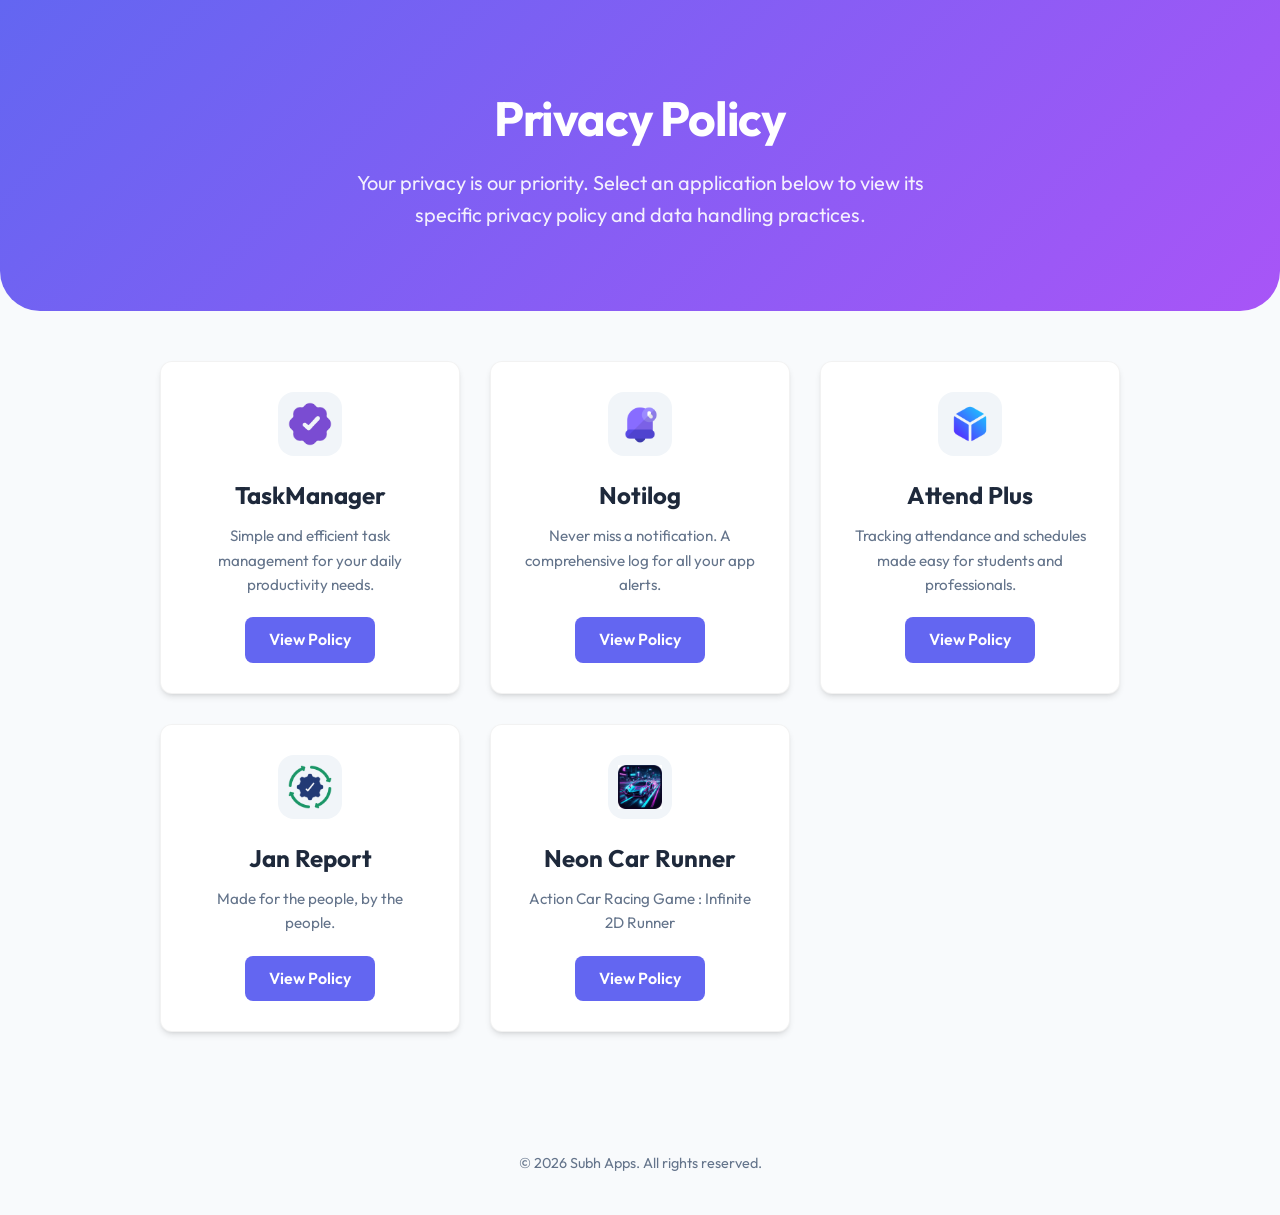
<file: index.html>
<!DOCTYPE html>
<html lang="en">
<head>
    <meta charset="UTF-8">
    <meta name="viewport" content="width=device-width, initial-scale=1.0">
    <title>Privacy Policy - Official App Policies</title>
    <meta name="description" content="View the privacy policies for all our official applications including TaskManager, Notilog, and Attend Plus.">
    <link rel="stylesheet" href="style.css">
</head>
<body>

    <header class="hero">
        <div class="container">
            <h1>Privacy Policy</h1>
            <p>Your privacy is our priority. Select an application below to view its specific privacy policy and data handling practices.</p>
        </div>
    </header>

    <main class="container">
        <div class="app-grid">
            <!-- TaskManager -->
            <a href="taskmanager.html" class="app-card">
                <div class="app-icon image-icon">
                    <img src="assets/taskmanager.png" alt="TaskManager Icon">
                </div>
                <h2>TaskManager</h2>
                <p>Simple and efficient task management for your daily productivity needs.</p>
                <span class="btn">View Policy</span>
            </a>

            <!-- Notilog -->
            <a href="notilog.html" class="app-card">
                <div class="app-icon image-icon">
                    <img src="assets/notilog.png" alt="Notilog Icon">
                </div>
                <h2>Notilog</h2>
                <p>Never miss a notification. A comprehensive log for all your app alerts.</p>
                <span class="btn">View Policy</span>
            </a>

            <!-- Attend Plus -->
            <a href="attendplus.html" class="app-card">
                <div class="app-icon image-icon">
                    <img src="assets/attendplus.png" alt="Attend Plus Icon">
                </div>
                <h2>Attend Plus</h2>
                <p>Tracking attendance and schedules made easy for students and professionals.</p>
                <span class="btn">View Policy</span>
            </a>

            <!-- Jan Report -->
            <a href="janreport.html" class="app-card">
                <div class="app-icon image-icon">
                    <img src="assets/janreport.png" alt= "Jan Report Icon">
                </div>
                <h2>Jan Report</h2>
                <p>Made for the people, by the people.</p>
                <span class="btn">View Policy</span>
            </a>

            <!-- Neon Car Runner -->
            <a href="neoncarrunner.html" class="app-card">
                <div class="app-icon image-icon">
                    <img src="assets/neoncarrunner.png" alt= "Neon Car Runner Icon">
                </div>
                <h2>Neon Car Runner</h2>
                <p>Action Car Racing Game : Infinite 2D Runner</p>
                <span class="btn">View Policy</span>
            </a>
        </div>
    </main>

    <footer>
        <div class="container">
            <p>&copy; 2026 Subh Apps. All rights reserved.</p>
        </div>
    </footer>

</body>
</html>
</file>
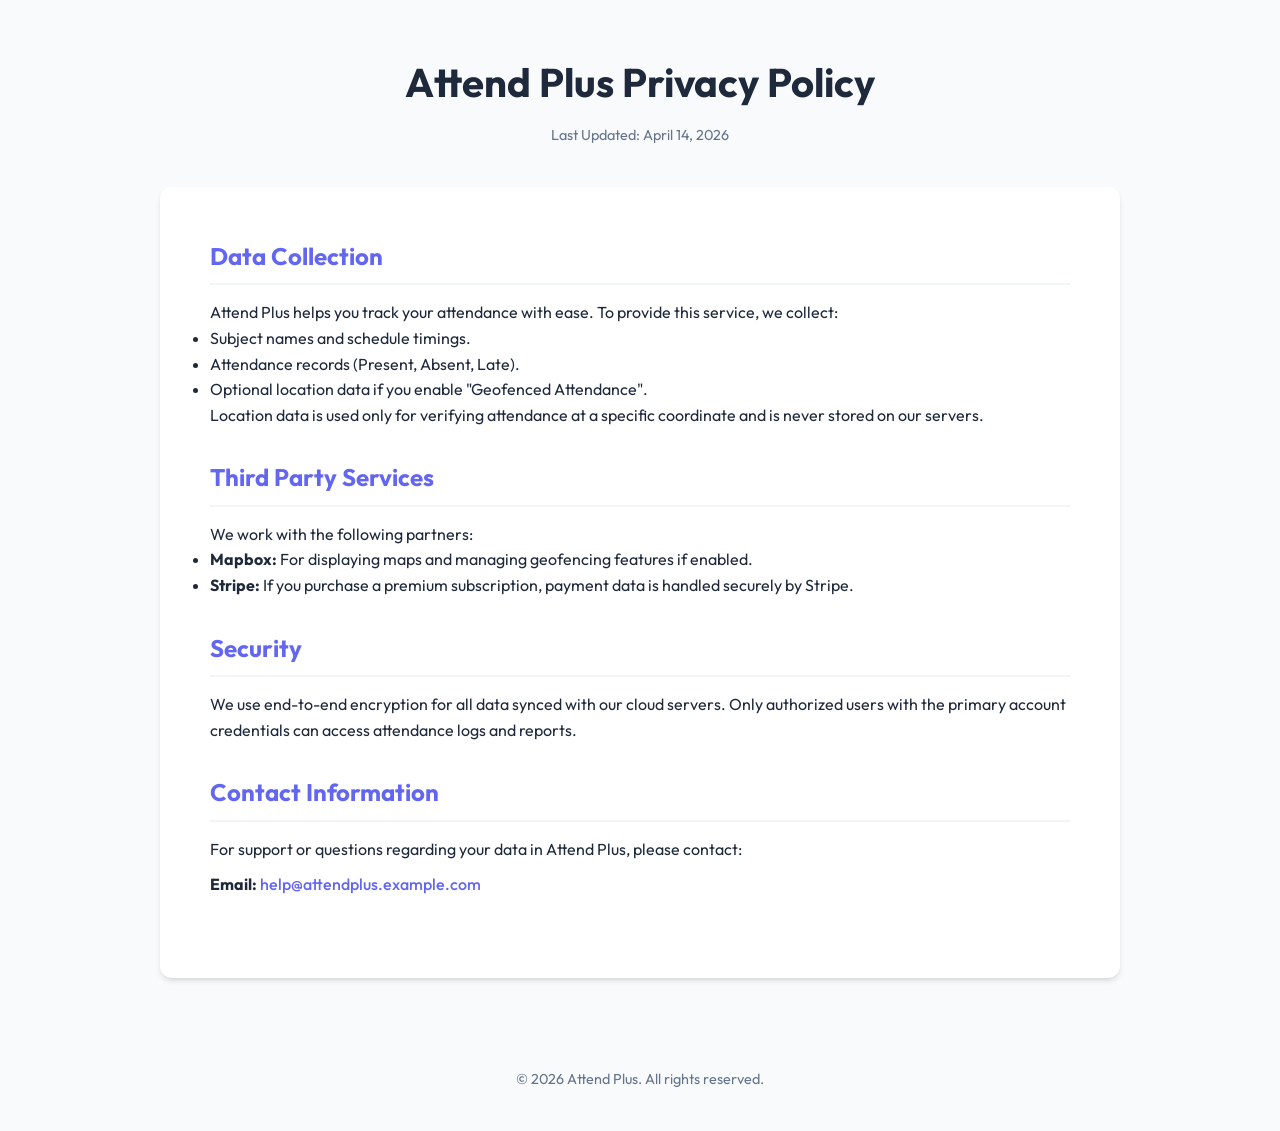
<file: attendplus.html>
<!DOCTYPE html>
<html lang="en">
<head>
    <meta charset="UTF-8">
    <meta name="viewport" content="width=device-width, initial-scale=1.0">
    <title>Privacy Policy - Attend Plus</title>
    <link rel="stylesheet" href="style.css">
</head>
<body>

    <main class="container" style="padding-top: 50px;">

        <div class="policy-header">
            <h1>Attend Plus Privacy Policy</h1>
            <p class="last-updated">Last Updated: April 14, 2026</p>
        </div>

        <div class="content-box">
            <section class="policy-section">
                <h2>Data Collection</h2>
                <p>Attend Plus helps you track your attendance with ease. To provide this service, we collect:</p>
                <ul>
                    <li>Subject names and schedule timings.</li>
                    <li>Attendance records (Present, Absent, Late).</li>
                    <li>Optional location data if you enable "Geofenced Attendance".</li>
                </ul>
                <p>Location data is used only for verifying attendance at a specific coordinate and is never stored on our servers.</p>
            </section>

            <section class="policy-section">
                <h2>Third Party Services</h2>
                <p>We work with the following partners:</p>
                <ul>
                    <li><strong>Mapbox:</strong> For displaying maps and managing geofencing features if enabled.</li>
                    <li><strong>Stripe:</strong> If you purchase a premium subscription, payment data is handled securely by Stripe.</li>
                </ul>
            </section>

            <section class="policy-section">
                <h2>Security</h2>
                <p>We use end-to-end encryption for all data synced with our cloud servers. Only authorized users with the primary account credentials can access attendance logs and reports.</p>
            </section>

            <section class="policy-section">
                <h2>Contact Information</h2>
                <p>For support or questions regarding your data in Attend Plus, please contact:</p>
                <p style="margin-top: 10px;"><strong>Email:</strong> <a href="mailto:help@attendplus.example.com">help@attendplus.example.com</a></p>
            </section>
        </div>
    </main>

    <footer>
        <div class="container">
            <p>&copy; 2026 Attend Plus. All rights reserved.</p>
        </div>
    </footer>

</body>
</html>
</file>
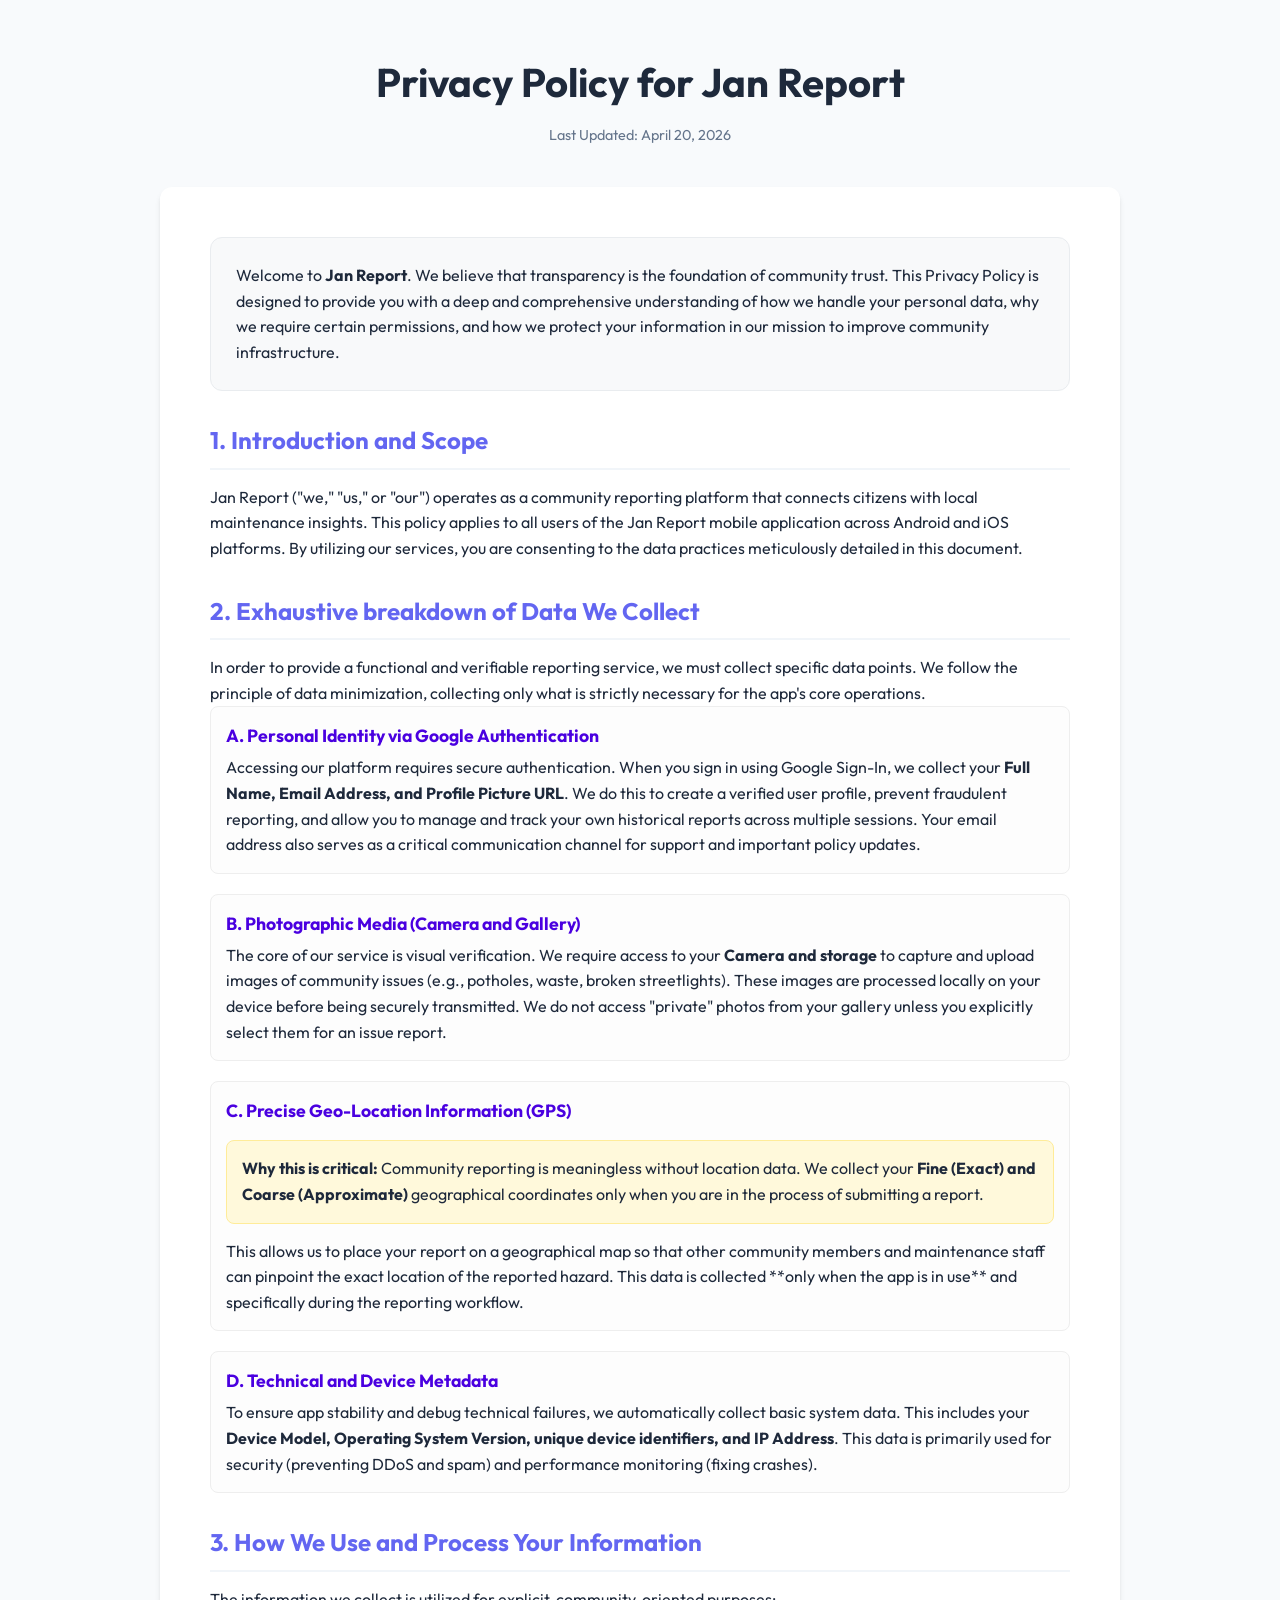
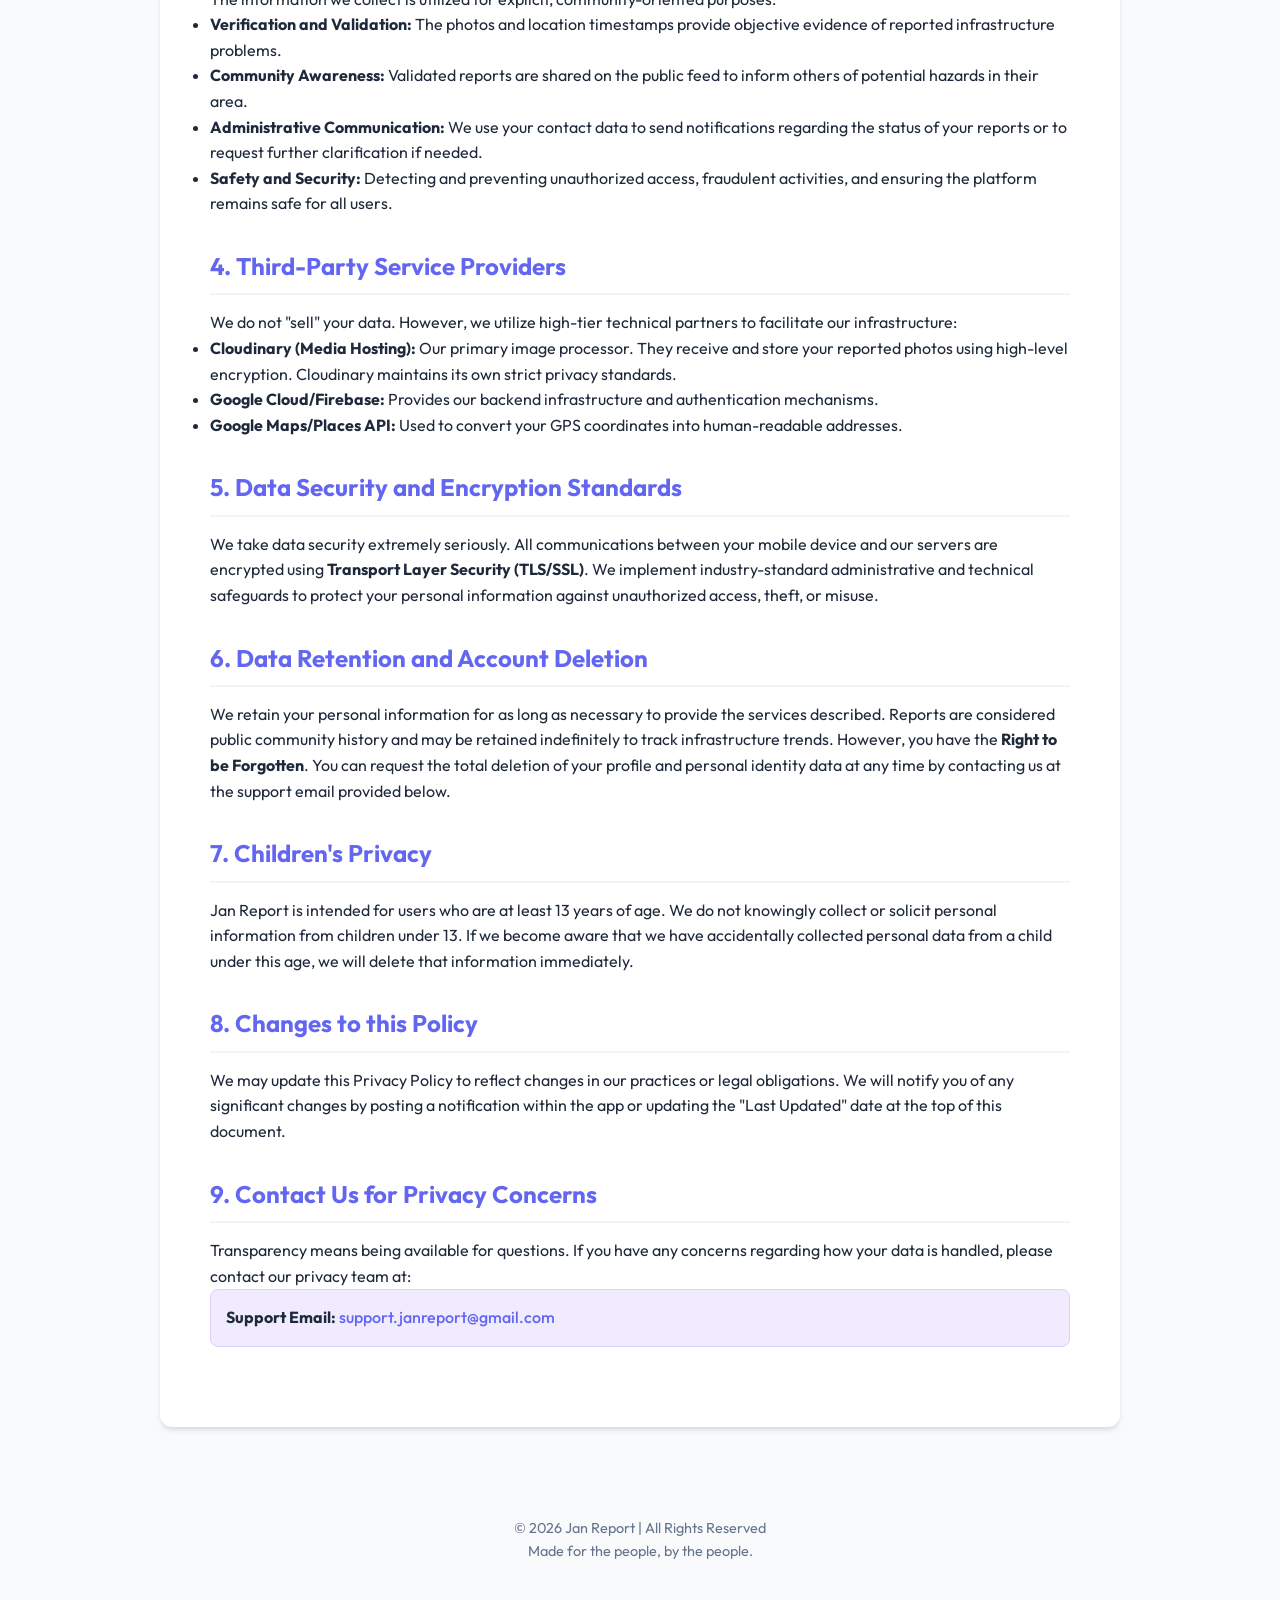
<file: janreport.html>
<!DOCTYPE html>
<html lang="en">
<head>
    <meta charset="UTF-8">
    <meta name="viewport" content="width=device-width, initial-scale=1.0">
    <title>Privacy Policy - Jan Report</title>
    <link rel="stylesheet" href="style.css">
</head>
<body>

    <main class="container" style="padding-top: 50px;">

        <div class="policy-header">
            <h1>Privacy Policy for Jan Report</h1>
            <p class="last-updated">Last Updated: April 20, 2026</p>
        </div>

        <div class="content-box">
            <div class="intro-box" style="background-color: #f8f9fa; border: 1px solid #e9ecef; padding: 25px; border-radius: 12px; margin-bottom: 30px;">
                <p>Welcome to <strong>Jan Report</strong>. We believe that transparency is the foundation of community trust. This Privacy Policy is designed to provide you with a deep and comprehensive understanding of how we handle your personal data, why we require certain permissions, and how we protect your information in our mission to improve community infrastructure.</p>
            </div>

            <section class="policy-section">
                <h2>1. Introduction and Scope</h2>
                <p>Jan Report ("we," "us," or "our") operates as a community reporting platform that connects citizens with local maintenance insights. This policy applies to all users of the Jan Report mobile application across Android and iOS platforms. By utilizing our services, you are consenting to the data practices meticulously detailed in this document.</p>
            </section>

            <section class="policy-section">
                <h2>2. Exhaustive breakdown of Data We Collect</h2>
                <p>In order to provide a functional and verifiable reporting service, we must collect specific data points. We follow the principle of data minimization, collecting only what is strictly necessary for the app's core operations.</p>

                <ul class="data-list" style="list-style-type: none; padding-left: 0;">
                    <li style="margin-bottom: 20px; padding: 15px; background: #fdfdfd; border: 1px solid #eee; border-radius: 8px;">
                        <strong style="color: #4A00E0; display: block; margin-bottom: 5px; font-size: 1.1em;">A. Personal Identity via Google Authentication</strong>
                        <p>Accessing our platform requires secure authentication. When you sign in using Google Sign-In, we collect your <strong>Full Name, Email Address, and Profile Picture URL</strong>. We do this to create a verified user profile, prevent fraudulent reporting, and allow you to manage and track your own historical reports across multiple sessions. Your email address also serves as a critical communication channel for support and important policy updates.</p>
                    </li>
                    <li style="margin-bottom: 20px; padding: 15px; background: #fdfdfd; border: 1px solid #eee; border-radius: 8px;">
                        <strong style="color: #4A00E0; display: block; margin-bottom: 5px; font-size: 1.1em;">B. Photographic Media (Camera and Gallery)</strong>
                        <p>The core of our service is visual verification. We require access to your <strong>Camera and storage</strong> to capture and upload images of community issues (e.g., potholes, waste, broken streetlights). These images are processed locally on your device before being securely transmitted. We do not access "private" photos from your gallery unless you explicitly select them for an issue report.</p>
                    </li>
                    <li style="margin-bottom: 20px; padding: 15px; background: #fdfdfd; border: 1px solid #eee; border-radius: 8px;">
                        <strong style="color: #4A00E0; display: block; margin-bottom: 5px; font-size: 1.1em;">C. Precise Geo-Location Information (GPS)</strong>
                        <div class="highlight-section" style="background-color: #fff9db; border-radius: 8px; padding: 15px; margin: 15px 0; border: 1px solid #ffec99;">
                            <strong>Why this is critical:</strong> Community reporting is meaningless without location data. We collect your <strong>Fine (Exact) and Coarse (Approximate)</strong> geographical coordinates only when you are in the process of submitting a report.
                        </div>
                        <p>This allows us to place your report on a geographical map so that other community members and maintenance staff can pinpoint the exact location of the reported hazard. This data is collected **only when the app is in use** and specifically during the reporting workflow.</p>
                    </li>
                    <li style="margin-bottom: 20px; padding: 15px; background: #fdfdfd; border: 1px solid #eee; border-radius: 8px;">
                        <strong style="color: #4A00E0; display: block; margin-bottom: 5px; font-size: 1.1em;">D. Technical and Device Metadata</strong>
                        <p>To ensure app stability and debug technical failures, we automatically collect basic system data. This includes your <strong>Device Model, Operating System Version, unique device identifiers, and IP Address</strong>. This data is primarily used for security (preventing DDoS and spam) and performance monitoring (fixing crashes).</p>
                    </li>
                </ul>
            </section>

            <section class="policy-section">
                <h2>3. How We Use and Process Your Information</h2>
                <p>The information we collect is utilized for explicit, community-oriented purposes:</p>
                <ul>
                    <li><strong>Verification and Validation:</strong> The photos and location timestamps provide objective evidence of reported infrastructure problems.</li>
                    <li><strong>Community Awareness:</strong> Validated reports are shared on the public feed to inform others of potential hazards in their area.</li>
                    <li><strong>Administrative Communication:</strong> We use your contact data to send notifications regarding the status of your reports or to request further clarification if needed.</li>
                    <li><strong>Safety and Security:</strong> Detecting and preventing unauthorized access, fraudulent activities, and ensuring the platform remains safe for all users.</li>
                </ul>
            </section>

            <section class="policy-section">
                <h2>4. Third-Party Service Providers</h2>
                <p>We do not "sell" your data. However, we utilize high-tier technical partners to facilitate our infrastructure:</p>
                <ul>
                    <li><strong>Cloudinary (Media Hosting):</strong> Our primary image processor. They receive and store your reported photos using high-level encryption. Cloudinary maintains its own strict privacy standards.</li>
                    <li><strong>Google Cloud/Firebase:</strong> Provides our backend infrastructure and authentication mechanisms.</li>
                    <li><strong>Google Maps/Places API:</strong> Used to convert your GPS coordinates into human-readable addresses.</li>
                </ul>
            </section>

            <section class="policy-section">
                <h2>5. Data Security and Encryption Standards</h2>
                <p>We take data security extremely seriously. All communications between your mobile device and our servers are encrypted using <strong>Transport Layer Security (TLS/SSL)</strong>. We implement industry-standard administrative and technical safeguards to protect your personal information against unauthorized access, theft, or misuse.</p>
            </section>

            <section class="policy-section">
                <h2>6. Data Retention and Account Deletion</h2>
                <p>We retain your personal information for as long as necessary to provide the services described. Reports are considered public community history and may be retained indefinitely to track infrastructure trends. However, you have the <strong>Right to be Forgotten</strong>. You can request the total deletion of your profile and personal identity data at any time by contacting us at the support email provided below.</p>
            </section>

            <section class="policy-section">
                <h2>7. Children's Privacy</h2>
                <p>Jan Report is intended for users who are at least 13 years of age. We do not knowingly collect or solicit personal information from children under 13. If we become aware that we have accidentally collected personal data from a child under this age, we will delete that information immediately.</p>
            </section>

            <section class="policy-section">
                <h2>8. Changes to this Policy</h2>
                <p>We may update this Privacy Policy to reflect changes in our practices or legal obligations. We will notify you of any significant changes by posting a notification within the app or updating the "Last Updated" date at the top of this document.</p>
            </section>

            <section class="policy-section">
                <h2>9. Contact Us for Privacy Concerns</h2>
                <p>Transparency means being available for questions. If you have any concerns regarding how your data is handled, please contact our privacy team at:</p>
                <div style="background: #f0ebff; padding: 15px; border-radius: 8px; border: 1px solid #dcd0ff;">
                    <strong>Support Email:</strong> <a href="mailto:support.janreport@gmail.com">support.janreport@gmail.com</a>
                </div>
            </section>
        </div>
    </main>

    <footer>
        <div class="container">
            <p>&copy; 2026 Jan Report | All Rights Reserved</p>
            <p>Made for the people, by the people.</p>
        </div>
    </footer>

</body>
</html>
</file>
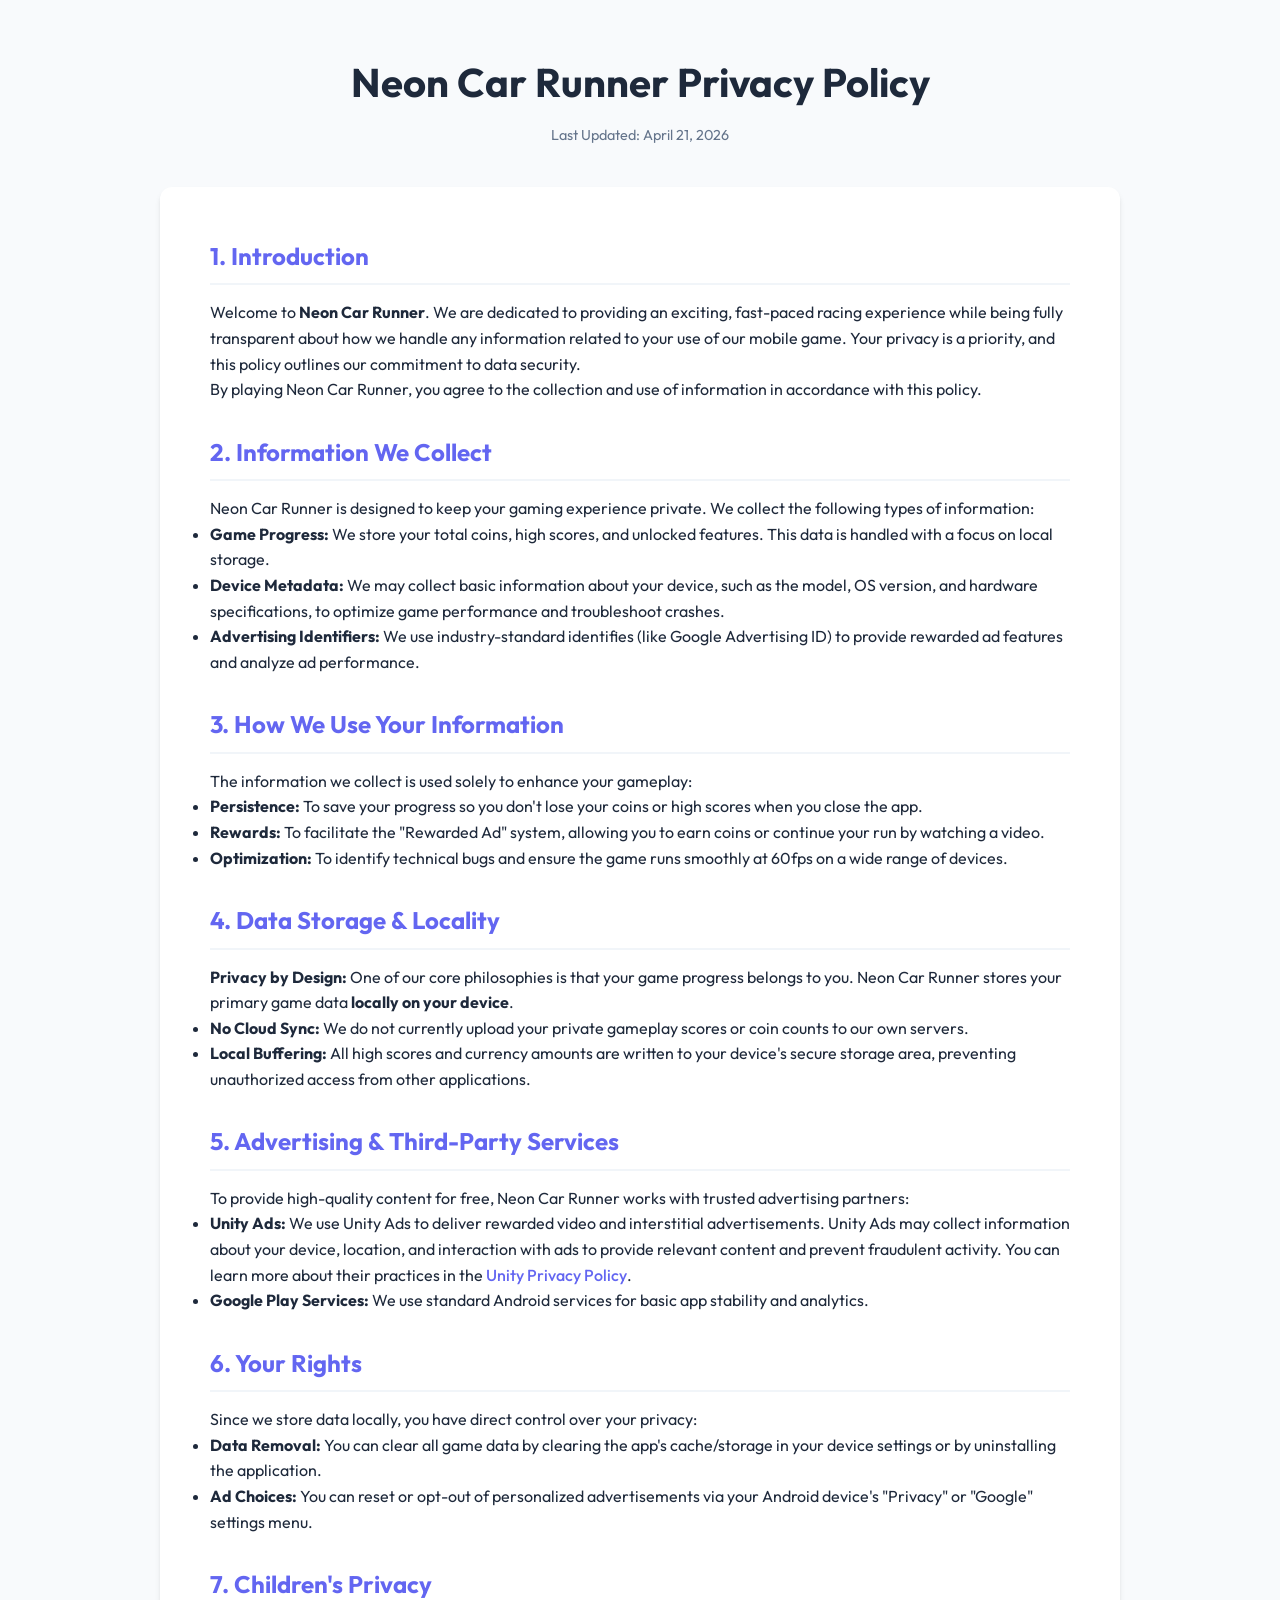
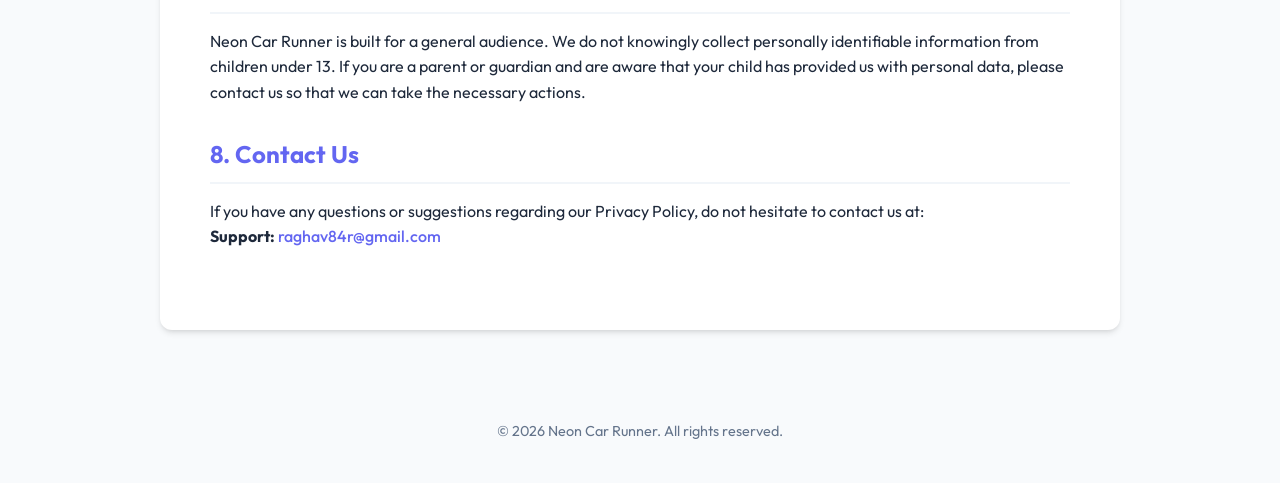
<file: neoncarrunner.html>
<!DOCTYPE html>
<html lang="en">
<head>
    <meta charset="UTF-8">
    <meta name="viewport" content="width=device-width, initial-scale=1.0">
    <title>Privacy Policy - Neon Car Runner</title>
    <link rel="stylesheet" href="style.css">
</head>
<body>

    <main class="container" style="padding-top: 50px;">

        <div class="policy-header">
            <h1>Neon Car Runner Privacy Policy</h1>
            <p class="last-updated">Last Updated: April 21, 2026</p>
        </div>

        <div class="content-box">
            <section class="policy-section">
                <h2>1. Introduction</h2>
                <p>Welcome to <strong>Neon Car Runner</strong>. We are dedicated to providing an exciting, fast-paced racing experience while being fully transparent about how we handle any information related to your use of our mobile game. Your privacy is a priority, and this policy outlines our commitment to data security.</p>
                <p>By playing Neon Car Runner, you agree to the collection and use of information in accordance with this policy.</p>
            </section>

            <section class="policy-section">
                <h2>2. Information We Collect</h2>
                <p>Neon Car Runner is designed to keep your gaming experience private. We collect the following types of information:</p>
                <ul>
                    <li><strong>Game Progress:</strong> We store your total coins, high scores, and unlocked features. This data is handled with a focus on local storage.</li>
                    <li><strong>Device Metadata:</strong> We may collect basic information about your device, such as the model, OS version, and hardware specifications, to optimize game performance and troubleshoot crashes.</li>
                    <li><strong>Advertising Identifiers:</strong> We use industry-standard identifies (like Google Advertising ID) to provide rewarded ad features and analyze ad performance.</li>
                </ul>
            </section>

            <section class="policy-section">
                <h2>3. How We Use Your Information</h2>
                <p>The information we collect is used solely to enhance your gameplay:</p>
                <ul>
                    <li><strong>Persistence:</strong> To save your progress so you don't lose your coins or high scores when you close the app.</li>
                    <li><strong>Rewards:</strong> To facilitate the "Rewarded Ad" system, allowing you to earn coins or continue your run by watching a video.</li>
                    <li><strong>Optimization:</strong> To identify technical bugs and ensure the game runs smoothly at 60fps on a wide range of devices.</li>
                </ul>
            </section>

            <section class="policy-section">
                <h2>4. Data Storage & Locality</h2>
                <p><strong>Privacy by Design:</strong> One of our core philosophies is that your game progress belongs to you. Neon Car Runner stores your primary game data <strong>locally on your device</strong>.</p>
                <ul>
                    <li><strong>No Cloud Sync:</strong> We do not currently upload your private gameplay scores or coin counts to our own servers.</li>
                    <li><strong>Local Buffering:</strong> All high scores and currency amounts are written to your device's secure storage area, preventing unauthorized access from other applications.</li>
                </ul>
            </section>

            <section class="policy-section">
                <h2>5. Advertising & Third-Party Services</h2>
                <p>To provide high-quality content for free, Neon Car Runner works with trusted advertising partners:</p>
                <ul>
                    <li><strong>Unity Ads:</strong> We use Unity Ads to deliver rewarded video and interstitial advertisements. Unity Ads may collect information about your device, location, and interaction with ads to provide relevant content and prevent fraudulent activity. You can learn more about their practices in the <a href="https://unity.com/legal/privacy-policy" target="_blank">Unity Privacy Policy</a>.</li>
                    <li><strong>Google Play Services:</strong> We use standard Android services for basic app stability and analytics.</li>
                </ul>
            </section>

            <section class="policy-section">
                <h2>6. Your Rights</h2>
                <p>Since we store data locally, you have direct control over your privacy:</p>
                <ul>
                    <li><strong>Data Removal:</strong> You can clear all game data by clearing the app's cache/storage in your device settings or by uninstalling the application.</li>
                    <li><strong>Ad Choices:</strong> You can reset or opt-out of personalized advertisements via your Android device's "Privacy" or "Google" settings menu.</li>
                </ul>
            </section>

            <section class="policy-section">
                <h2>7. Children's Privacy</h2>
                <p>Neon Car Runner is built for a general audience. We do not knowingly collect personally identifiable information from children under 13. If you are a parent or guardian and are aware that your child has provided us with personal data, please contact us so that we can take the necessary actions.</p>
            </section>

            <section class="policy-section">
                <h2>8. Contact Us</h2>
                <p>If you have any questions or suggestions regarding our Privacy Policy, do not hesitate to contact us at:</p>
                <p><strong>Support:</strong> <a href="mailto:raghav84r@gmail.com">raghav84r@gmail.com</a></p>
            </section>
        </div>
    </main>

    <footer>
        <div class="container">
            <p>&copy; 2026 Neon Car Runner. All rights reserved.</p>
        </div>
    </footer>

</body>
</html>
</file>
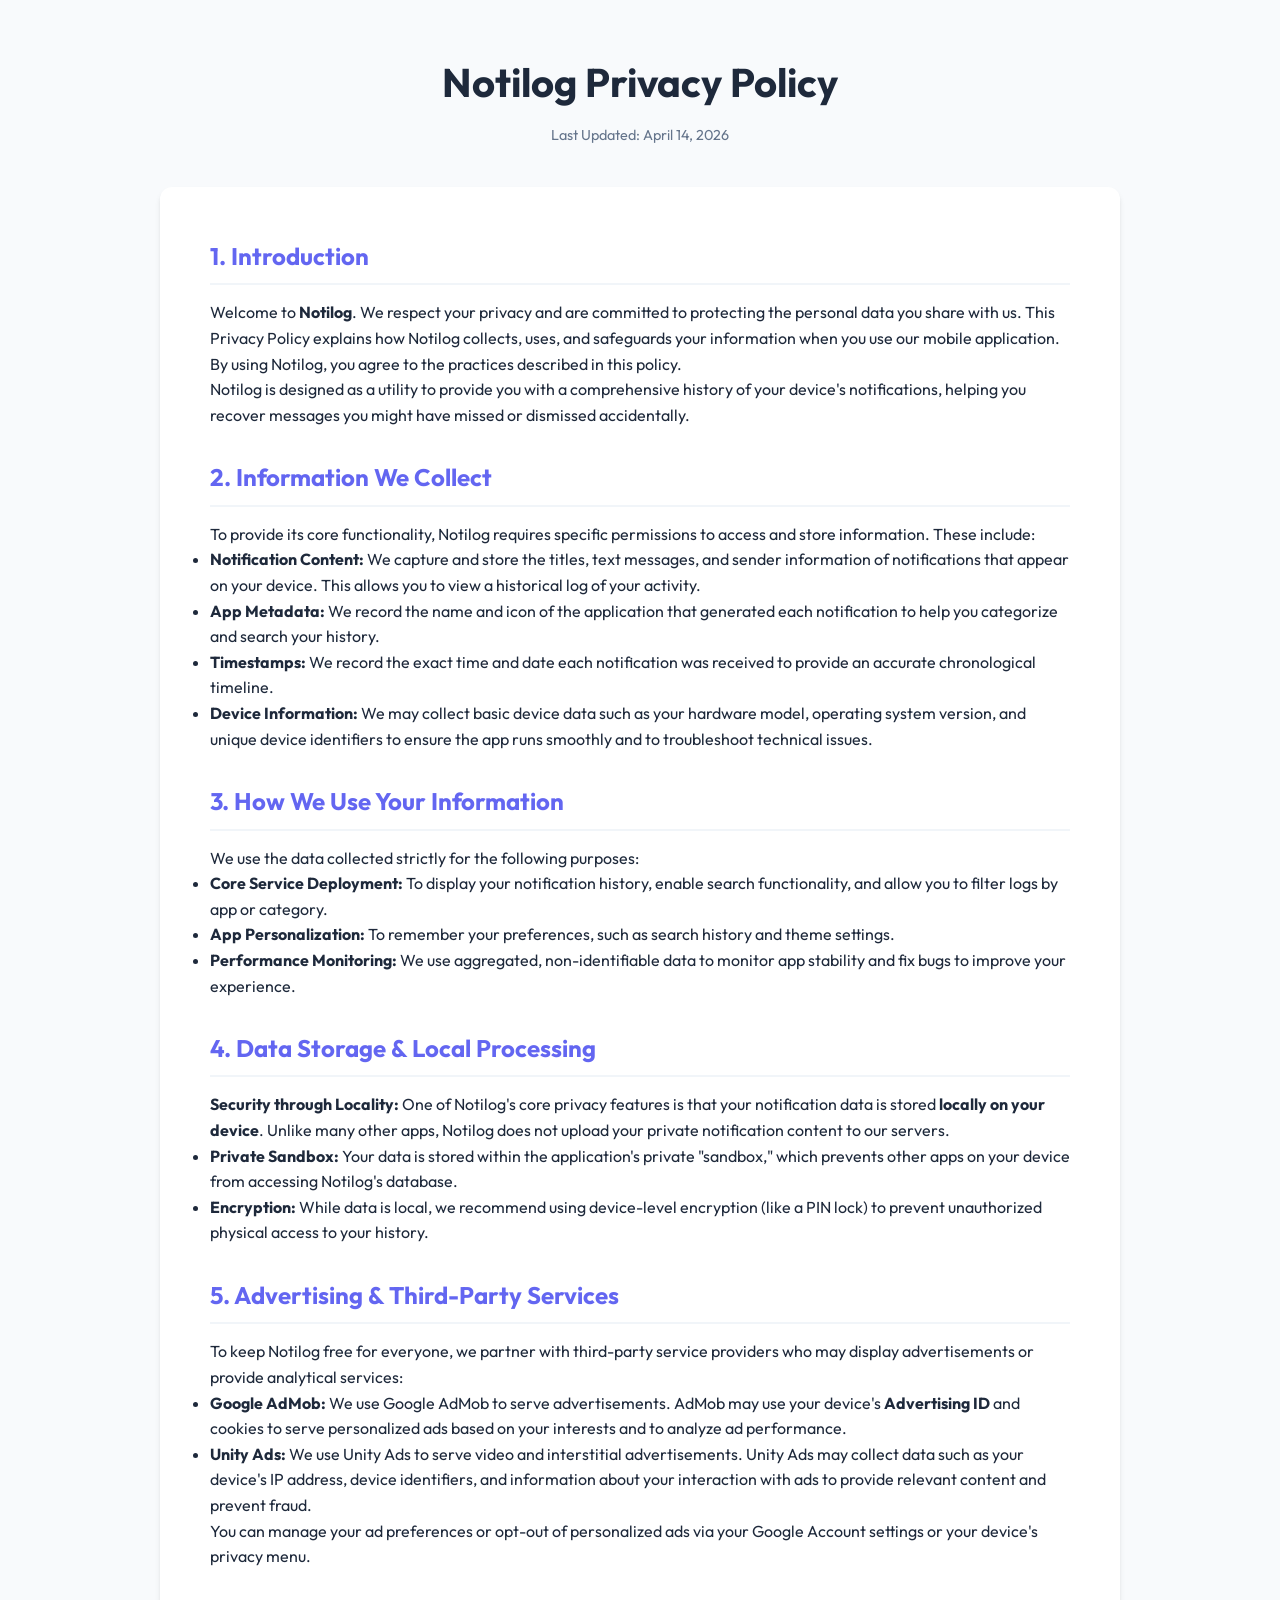
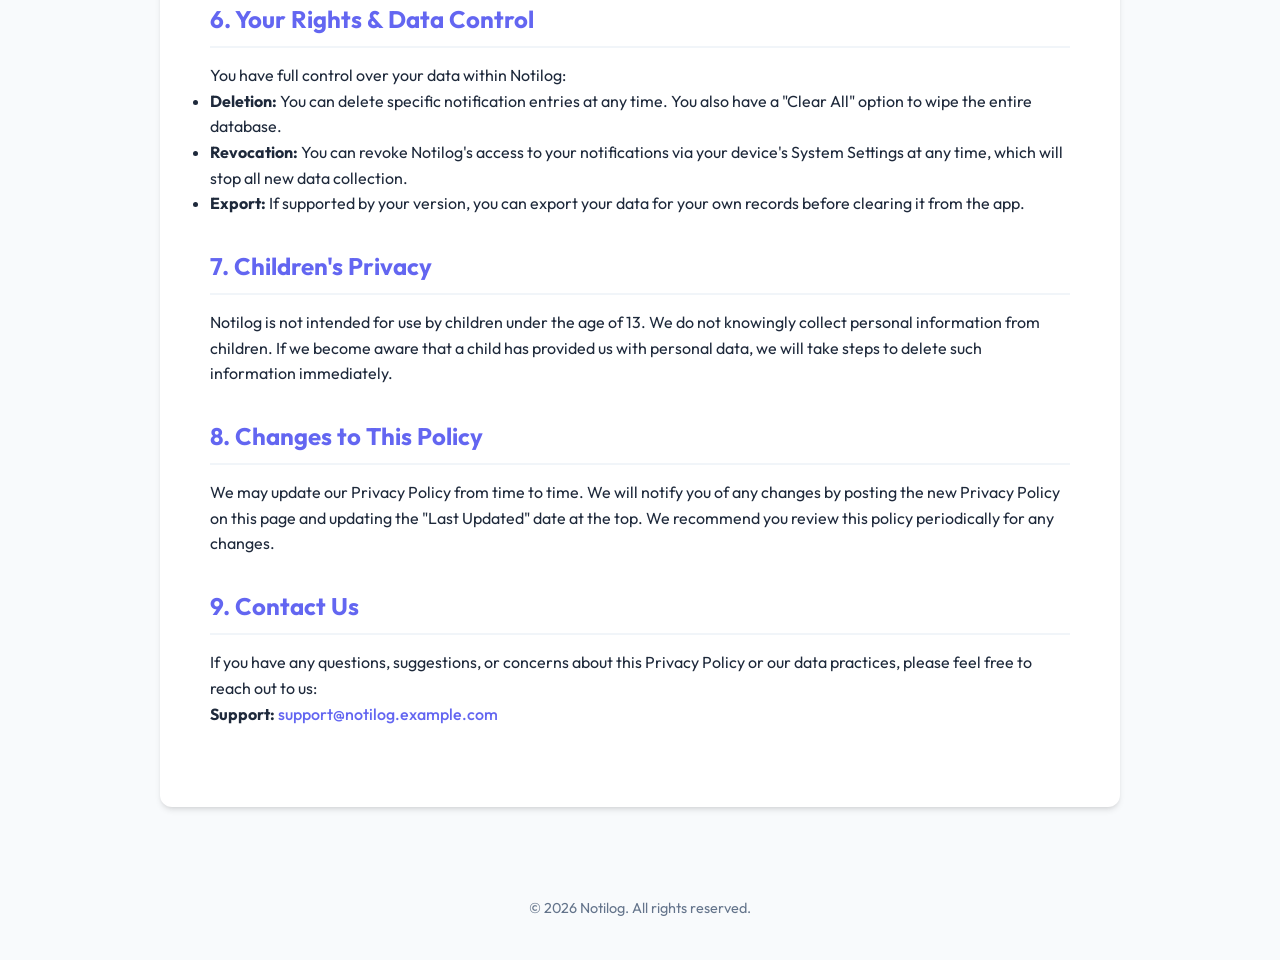
<file: notilog.html>
<!DOCTYPE html>
<html lang="en">
<head>
    <meta charset="UTF-8">
    <meta name="viewport" content="width=device-width, initial-scale=1.0">
    <title>Privacy Policy - Notilog</title>
    <link rel="stylesheet" href="style.css">
</head>
<body>

    <main class="container" style="padding-top: 50px;">

        <div class="policy-header">
            <h1>Notilog Privacy Policy</h1>
            <p class="last-updated">Last Updated: April 14, 2026</p>
        </div>

        <div class="content-box">
            <section class="policy-section">
                <h2>1. Introduction</h2>
                <p>Welcome to <strong>Notilog</strong>. We respect your privacy and are committed to protecting the personal data you share with us. This Privacy Policy explains how Notilog collects, uses, and safeguards your information when you use our mobile application. By using Notilog, you agree to the practices described in this policy.</p>
                <p>Notilog is designed as a utility to provide you with a comprehensive history of your device's notifications, helping you recover messages you might have missed or dismissed accidentally.</p>
            </section>

            <section class="policy-section">
                <h2>2. Information We Collect</h2>
                <p>To provide its core functionality, Notilog requires specific permissions to access and store information. These include:</p>
                <ul>
                    <li><strong>Notification Content:</strong> We capture and store the titles, text messages, and sender information of notifications that appear on your device. This allows you to view a historical log of your activity.</li>
                    <li><strong>App Metadata:</strong> We record the name and icon of the application that generated each notification to help you categorize and search your history.</li>
                    <li><strong>Timestamps:</strong> We record the exact time and date each notification was received to provide an accurate chronological timeline.</li>
                    <li><strong>Device Information:</strong> We may collect basic device data such as your hardware model, operating system version, and unique device identifiers to ensure the app runs smoothly and to troubleshoot technical issues.</li>
                </ul>
            </section>

            <section class="policy-section">
                <h2>3. How We Use Your Information</h2>
                <p>We use the data collected strictly for the following purposes:</p>
                <ul>
                    <li><strong>Core Service Deployment:</strong> To display your notification history, enable search functionality, and allow you to filter logs by app or category.</li>
                    <li><strong>App Personalization:</strong> To remember your preferences, such as search history and theme settings.</li>
                    <li><strong>Performance Monitoring:</strong> We use aggregated, non-identifiable data to monitor app stability and fix bugs to improve your experience.</li>
                </ul>
            </section>

            <section class="policy-section">
                <h2>4. Data Storage & Local Processing</h2>
                <p><strong>Security through Locality:</strong> One of Notilog's core privacy features is that your notification data is stored <strong>locally on your device</strong>. Unlike many other apps, Notilog does not upload your private notification content to our servers.</p>
                <ul>
                    <li><strong>Private Sandbox:</strong> Your data is stored within the application's private "sandbox," which prevents other apps on your device from accessing Notilog's database.</li>
                    <li><strong>Encryption:</strong> While data is local, we recommend using device-level encryption (like a PIN lock) to prevent unauthorized physical access to your history.</li>
                </ul>
            </section>

            <section class="policy-section">
                <h2>5. Advertising & Third-Party Services</h2>
                <p>To keep Notilog free for everyone, we partner with third-party service providers who may display advertisements or provide analytical services:</p>
                <ul>
                    <li><strong>Google AdMob:</strong> We use Google AdMob to serve advertisements. AdMob may use your device's <strong>Advertising ID</strong> and cookies to serve personalized ads based on your interests and to analyze ad performance.</li>
                    <li><strong>Unity Ads:</strong> We use Unity Ads to serve video and interstitial advertisements. Unity Ads may collect data such as your device's IP address, device identifiers, and information about your interaction with ads to provide relevant content and prevent fraud.</li>
                </ul>
                <p>You can manage your ad preferences or opt-out of personalized ads via your Google Account settings or your device's privacy menu.</p>
            </section>

            <section class="policy-section">
                <h2>6. Your Rights & Data Control</h2>
                <p>You have full control over your data within Notilog:</p>
                <ul>
                    <li><strong>Deletion:</strong> You can delete specific notification entries at any time. You also have a "Clear All" option to wipe the entire database.</li>
                    <li><strong>Revocation:</strong> You can revoke Notilog's access to your notifications via your device's System Settings at any time, which will stop all new data collection.</li>
                    <li><strong>Export:</strong> If supported by your version, you can export your data for your own records before clearing it from the app.</li>
                </ul>
            </section>

            <section class="policy-section">
                <h2>7. Children's Privacy</h2>
                <p>Notilog is not intended for use by children under the age of 13. We do not knowingly collect personal information from children. If we become aware that a child has provided us with personal data, we will take steps to delete such information immediately.</p>
            </section>

            <section class="policy-section">
                <h2>8. Changes to This Policy</h2>
                <p>We may update our Privacy Policy from time to time. We will notify you of any changes by posting the new Privacy Policy on this page and updating the "Last Updated" date at the top. We recommend you review this policy periodically for any changes.</p>
            </section>

            <section class="policy-section">
                <h2>9. Contact Us</h2>
                <p>If you have any questions, suggestions, or concerns about this Privacy Policy or our data practices, please feel free to reach out to us:</p>
                <p><strong>Support:</strong> <a href="mailto:support@notilog.example.com">support@notilog.example.com</a></p>
            </section>
        </div>
    </main>

    <footer>
        <div class="container">
            <p>&copy; 2026 Notilog. All rights reserved.</p>
        </div>
    </footer>

</body>
</html>
</file>
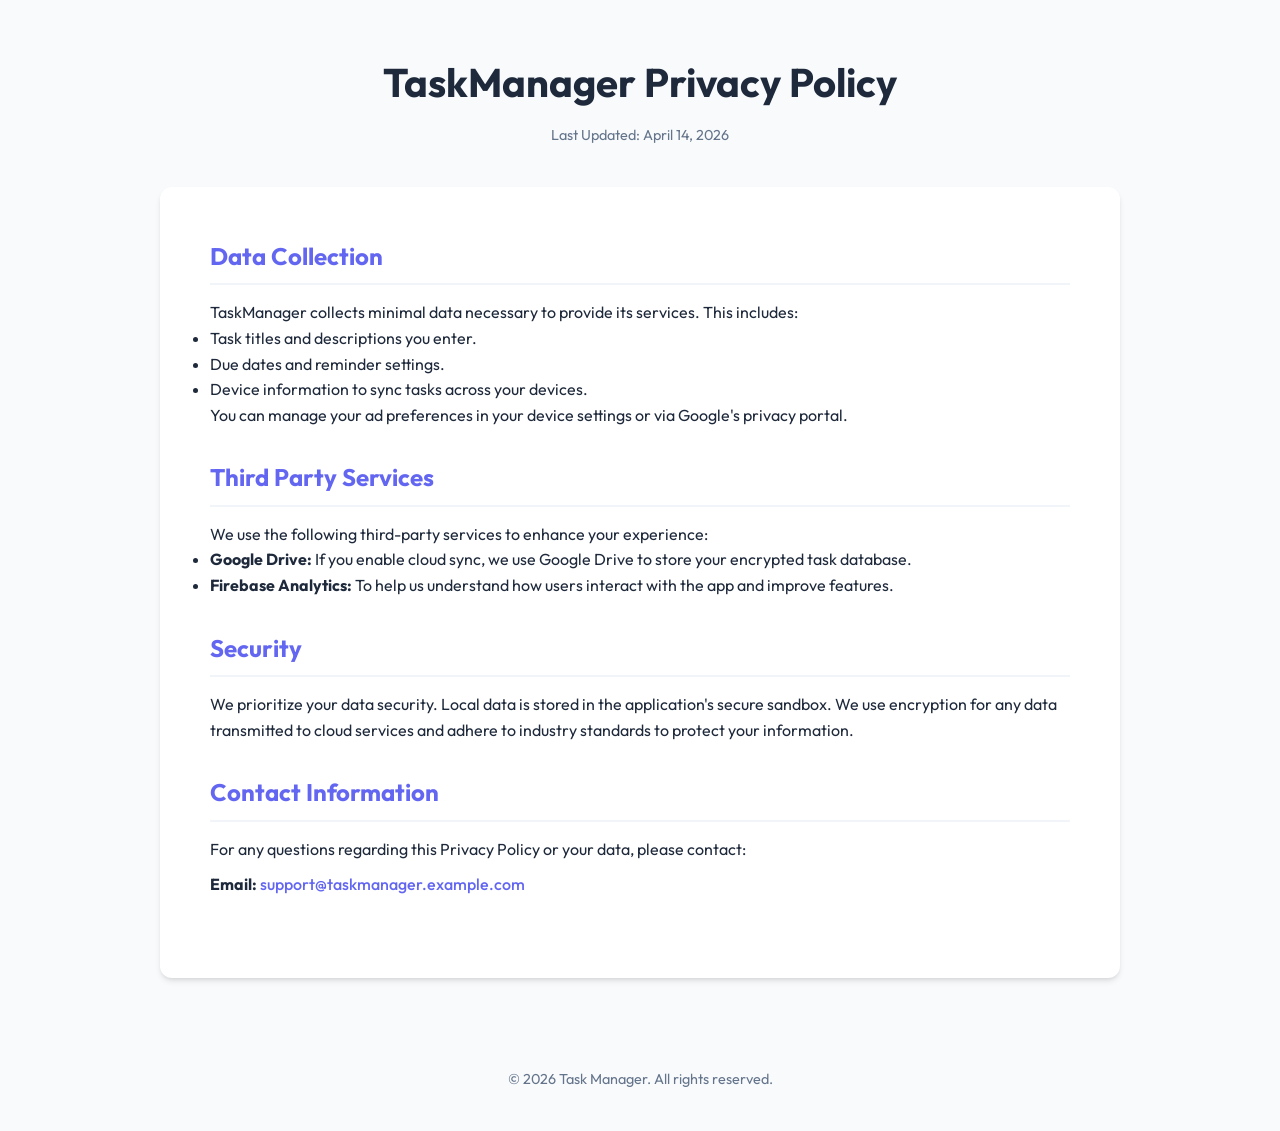
<file: taskmanager.html>
<!DOCTYPE html>
<html lang="en">
<head>
    <meta charset="UTF-8">
    <meta name="viewport" content="width=device-width, initial-scale=1.0">
    <title>Privacy Policy - TaskManager</title>
    <link rel="stylesheet" href="style.css">
</head>
<body>

    <main class="container" style="padding-top: 50px;">

        <div class="policy-header">
            <h1>TaskManager Privacy Policy</h1>
            <p class="last-updated">Last Updated: April 14, 2026</p>
        </div>

        <div class="content-box">
            <section class="policy-section">
                <h2>Data Collection</h2>
                <p>TaskManager collects minimal data necessary to provide its services. This includes:</p>
                <ul>
                    <li>Task titles and descriptions you enter.</li>
                    <li>Due dates and reminder settings.</li>
                    <li>Device information to sync tasks across your devices.</li>
                </ul>
                <p>You can manage your ad preferences in your device settings or via Google's privacy portal.</p>
            </section>

            <section class="policy-section">
                <h2>Third Party Services</h2>
                <p>We use the following third-party services to enhance your experience:</p>
                <ul>
                    <li><strong>Google Drive:</strong> If you enable cloud sync, we use Google Drive to store your encrypted task database.</li>
                    <li><strong>Firebase Analytics:</strong> To help us understand how users interact with the app and improve features.</li>
                </ul>
            </section>

            <section class="policy-section">
                <h2>Security</h2>
                <p>We prioritize your data security. Local data is stored in the application's secure sandbox. We use encryption for any data transmitted to cloud services and adhere to industry standards to protect your information.</p>
            </section>

            <section class="policy-section">
                <h2>Contact Information</h2>
                <p>For any questions regarding this Privacy Policy or your data, please contact:</p>
                <p style="margin-top: 10px;"><strong>Email:</strong> <a href="mailto:support@taskmanager.example.com">support@taskmanager.example.com</a></p>
            </section>
        </div>
    </main>

    <footer>
        <div class="container">
            <p>&copy; 2026 Task Manager. All rights reserved.</p>
        </div>
    </footer>

</body>
</html>
</file>
<file: style.css>
@import url('https://fonts.googleapis.com/css2?family=Outfit:wght@300;400;600;700&display=swap');

:root {
    --primary: #6366f1;
    --primary-hover: #4f46e5;
    --secondary: #64748b;
    --bg: #f8fafc;
    --card-bg: #ffffff;
    --text: #1e293b;
    --text-light: #64748b;
    --white: #ffffff;
    --shadow: 0 4px 6px -1px rgb(0 0 0 / 0.1), 0 2px 4px -2px rgb(0 0 0 / 0.1);
    --shadow-lg: 0 10px 15px -3px rgb(0 0 0 / 0.1), 0 4px 6px -4px rgb(0 0 0 / 0.1);
    --radius: 12px;
    --max-width: 1000px;
}

* {
    margin: 0;
    padding: 0;
    box-sizing: border-box;
}

body {
    font-family: 'Outfit', sans-serif;
    background-color: var(--bg);
    color: var(--text);
    line-height: 1.6;
}

.container {
    max-width: var(--max-width);
    margin: 0 auto;
    padding: 0 20px;
}

/* Hero Section */
.hero {
    background: linear-gradient(135deg, #6366f1 0%, #a855f7 100%);
    color: var(--white);
    padding: 80px 0;
    text-align: center;
    margin-bottom: 50px;
    border-radius: 0 0 40px 40px;
}

.hero h1 {
    font-size: 3rem;
    font-weight: 700;
    margin-bottom: 10px;
    letter-spacing: -0.025em;
}

.hero p {
    font-size: 1.25rem;
    opacity: 0.9;
    max-width: 600px;
    margin: 0 auto;
}

/* App Grid */
.app-grid {
    display: grid;
    grid-template-columns: repeat(auto-fit, minmax(300px, 1fr));
    gap: 30px;
    margin-bottom: 80px;
}

.app-card {
    background: var(--card-bg);
    border-radius: var(--radius);
    padding: 30px;
    text-align: center;
    text-decoration: none;
    color: inherit;
    box-shadow: var(--shadow);
    transition: all 0.3s ease;
    border: 1px solid rgba(0,0,0,0.05);
    display: flex;
    flex-direction: column;
    align-items: center;
}

.app-card:hover {
    transform: translateY(-8px);
    box-shadow: var(--shadow-lg);
    border-color: var(--primary);
}

.app-icon {
    width: 64px;
    height: 64px;
    background: #f1f5f9;
    border-radius: 16px;
    margin-bottom: 20px;
    display: flex;
    align-items: center;
    justify-content: center;
    font-size: 2rem;
    overflow: hidden;
}

.image-icon {
    background: #f1f5f9; /* Subtle background for transparency */
}

.image-icon img {
    width: 100%;
    height: 100%;
    object-fit: contain; /* Changed to contain to ensure full icon is visible */
    padding: 10px; /* Add some padding for the icons */
}

.app-card h2 {
    font-size: 1.5rem;
    margin-bottom: 10px;
    color: var(--text);
}

.app-card p {
    color: var(--text-light);
    font-size: 0.95rem;
    margin-bottom: 20px;
}

.btn {
    display: inline-block;
    background-color: var(--primary);
    color: var(--white);
    padding: 10px 24px;
    border-radius: 8px;
    text-decoration: none;
    font-weight: 600;
    transition: background 0.2s;
}

.app-card:hover .btn {
    background-color: var(--primary-hover);
}

/* Policy Content */
.policy-header {
    margin-bottom: 40px;
    text-align: center;
}

.policy-header h1 {
    font-size: 2.5rem;
    margin-bottom: 10px;
}

.last-updated {
    color: var(--text-light);
    font-size: 0.9rem;
}

.content-box {
    background: var(--card-bg);
    padding: 50px;
    border-radius: var(--radius);
    box-shadow: var(--shadow);
    margin-bottom: 50px;
}

.policy-section {
    margin-bottom: 30px;
}

.policy-section h2 {
    font-size: 1.5rem;
    margin-bottom: 15px;
    color: var(--primary);
    border-bottom: 2px solid #f1f5f9;
    padding-bottom: 8px;
}

.content-box a {
    color: var(--primary);
    text-decoration: none;
    font-weight: 500;
}

.content-box a:hover {
    text-decoration: underline;
}

footer {
    text-align: center;
    padding: 40px 0;
    color: var(--text-light);
    font-size: 0.9rem;
}

/* Animations */
@keyframes fadeIn {
    from { opacity: 0; transform: translateY(20px); }
    to { opacity: 1; transform: translateY(0); }
}

.app-card {
    animation: fadeIn 0.5s ease forwards;
}

/* Responsive */
@media (max-width: 640px) {
    .hero h1 {
        font-size: 2.2rem;
    }
    .content-box {
        padding: 30px 20px;
    }
}
</file>
